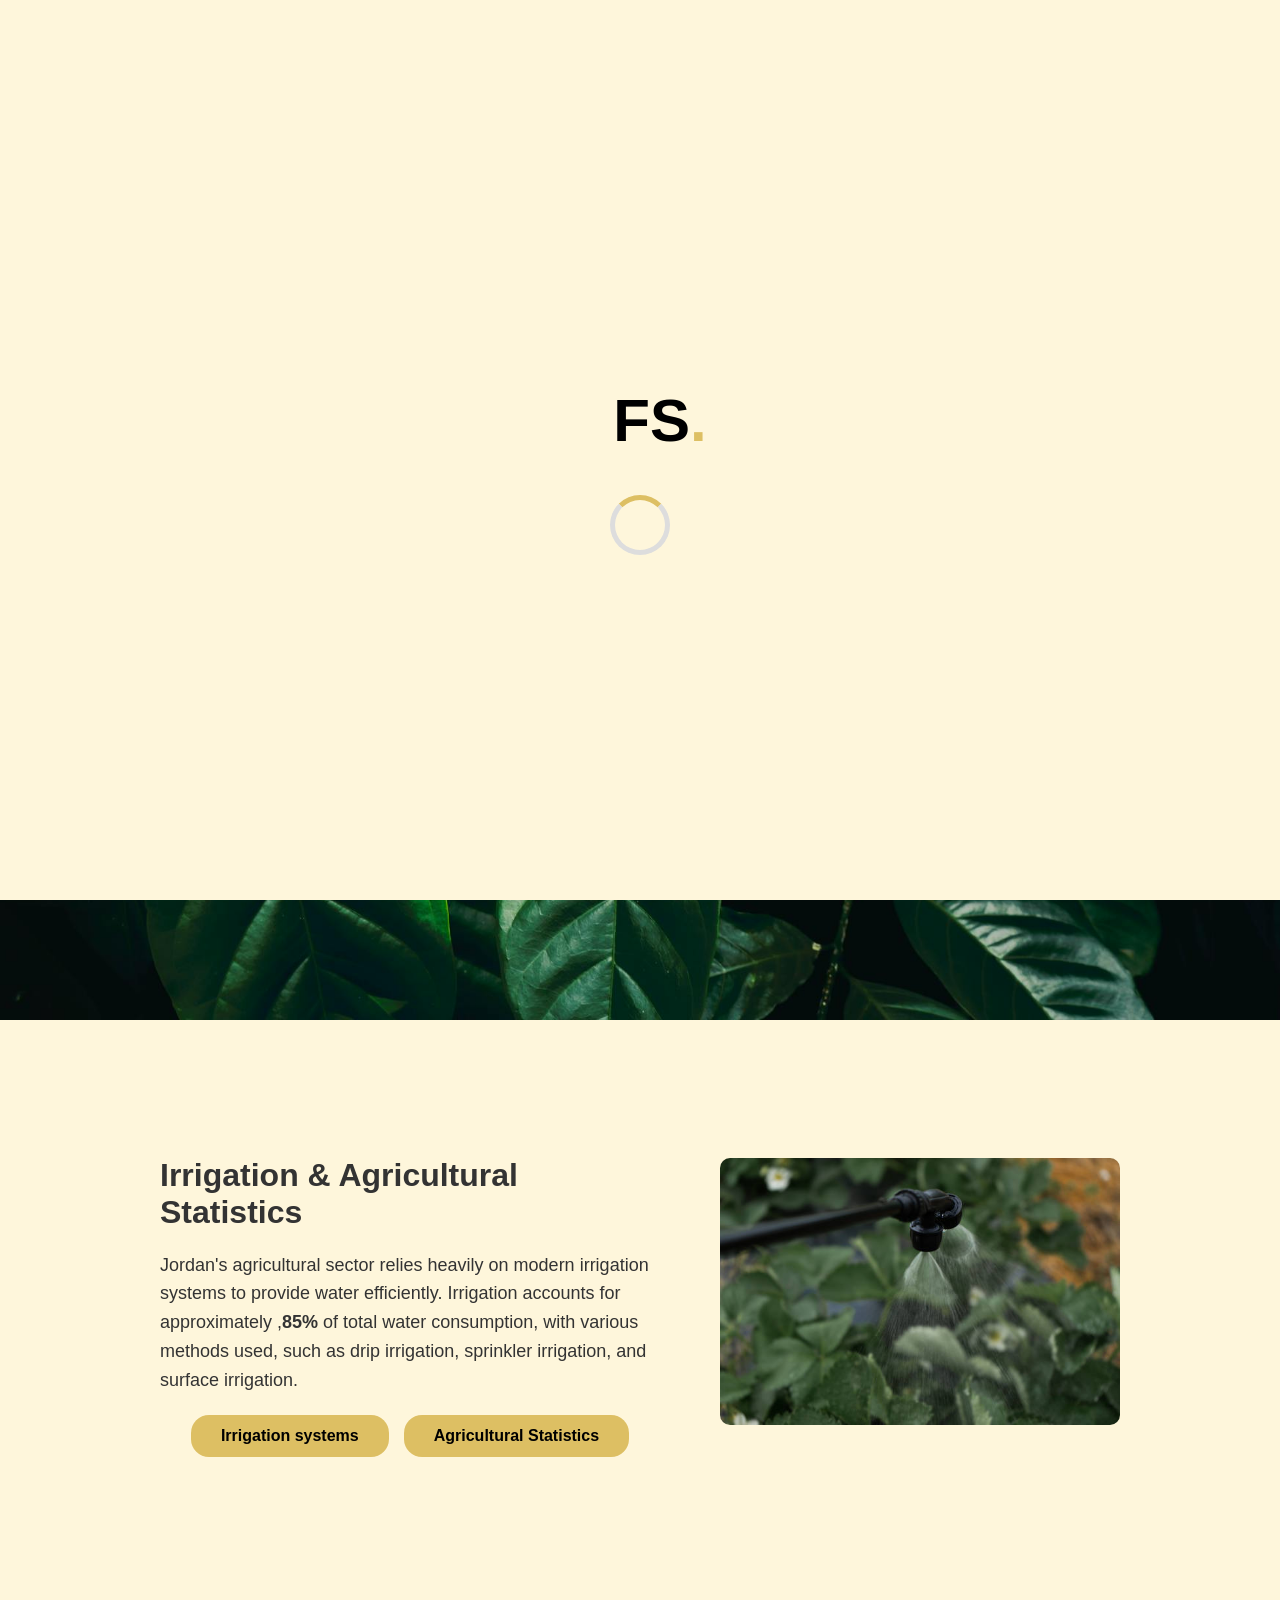
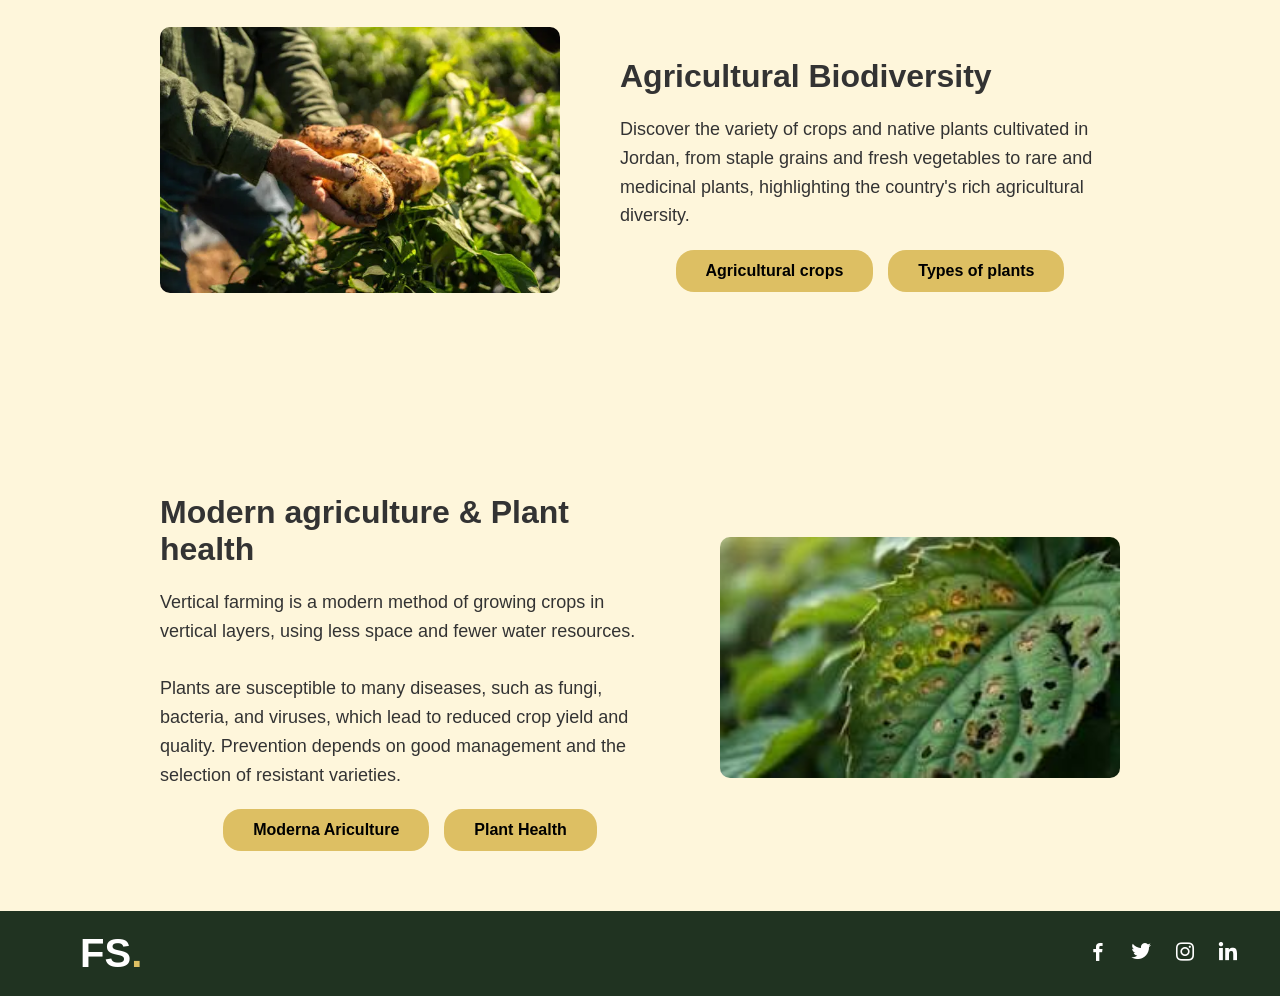
<file: CodeWave1/CodeWave/CodeWave/index.html>
<!DOCTYPE html>
<html lang="en">
<head>
    <meta charset="UTF-8">
    <meta name="viewport" content="width=device-width, initial-scale=1.0">
    <title>Food security</title>
    <link rel="stylesheet" href="home.css">
    <link href='https://unpkg.com/boxicons@2.1.4/css/boxicons.min.css' rel='stylesheet'>
    

</head>
<body>
    
<div class="progress-container">
    <div class="progress-bar" id="progressBar"></div>
</div>



<div id="splash">
  <div class="splash-content">
    <h1 class="logo">FS<span class="logoDot">.</span></h1>
    <div class="loader"></div>
  </div>
</div>

    <nav class="navBar">
        <div class="logo">FS<span class="logoDot">.</span></div>

        <div class="menu-toggle" id="menu-toggle">
            <i class='bx bx-menu'></i>
        </div>
        <ul id="nav-links">
            <li><a href="#irrigation">Agriculture & Irrigation</a></li>
            <li><a href="#biodiversity">Agricultural Biodiversity</a></li>
            <li><a href="#health">Modern agriculture & Plant health</a></li>
        </ul>
    </nav>
    <section class="hero">
        <div class="hero-content">
            <h1>Welcome to Food Security in Jordan</h1>
            <p>Learn about agriculture, irrigation, crops, and plant health</p>
        </div>
    </section>
    <section id="irrigation" class="content-section">
        <div class="content-text">
        <h2>Irrigation & Agricultural Statistics</h2>
        <p>
        Jordan's agricultural sector relies heavily on modern irrigation systems to provide water efficiently.
Irrigation accounts for approximately ,<strong>85%</strong> of total water consumption, with various methods used, such as drip irrigation, sprinkler irrigation, and surface irrigation.
        </p>
        <div class="text-center">
            <a href="irrigation.html" target="_blank" class="btnShowMore">Irrigation systems</a>
            <a href="agriculture.html" target="_blank" class="btnShowMore"> Agricultural Statistics</a>
        </div>
        </div>
        <div class="content-image">
    <img src="./images/plant1.jpg">
        </div>
</section>
<section id="biodiversity" class="content-section" >
    <div class="content-image">
    <img src="./images/plant2.webp">
        </div>
        <div class="content-text">
        <h2>Agricultural Biodiversity</h2>
        <p>
        Discover the variety of crops and native plants cultivated in Jordan,
        from staple grains and fresh vegetables to rare and medicinal plants, 
        highlighting the country's rich agricultural diversity.
        </p>
        <div class="text-center">
            <a href="agriculturalcrops.html" target="_blank" class="btnShowMore">Agricultural crops</a>
            <a href="plants.html" target="_blank" class="btnShowMore">Types of plants</a>
        </div>
        </div>
        
</section>
<section id="health" class="content-section" >
        <div class="content-text">
        <h2>Modern agriculture & Plant health</h2>
        <p>
        Vertical farming is a modern method of growing crops in vertical layers, using less space and fewer water resources.<br><br>
Plants are susceptible to many diseases, such as fungi, bacteria, and viruses, which lead to reduced crop yield and quality. Prevention depends on good management and the selection of resistant varieties.</p>
        <div class="text-center">
            <a href="modernagriculture.html" target="_blank" class="btnShowMore">Moderna Ariculture</a>
            <a href="planthealth.html"target="_blank" class="btnShowMore">Plant Health</a>
        </div>
        </div>
        <div class="content-image">
    <img src="./images/plant3.jpeg">
        </div>
</section>
<footer class="footer">
    <div id="logoFs" class="logo">FS<span class="logoDot">.</span></div>
    <div class="footer-social">
    <a href="#"><i class='bx bxl-facebook'></i></a>
    <a href="#"><i class='bx bxl-twitter'></i></a>
    <a href="#"><i class='bx bxl-instagram'></i></a>
    <a href="#"><i class='bx bxl-linkedin'></i></a>
    </div>

</footer>


<script src="main.js"></script>

</body>
</html>
</file>
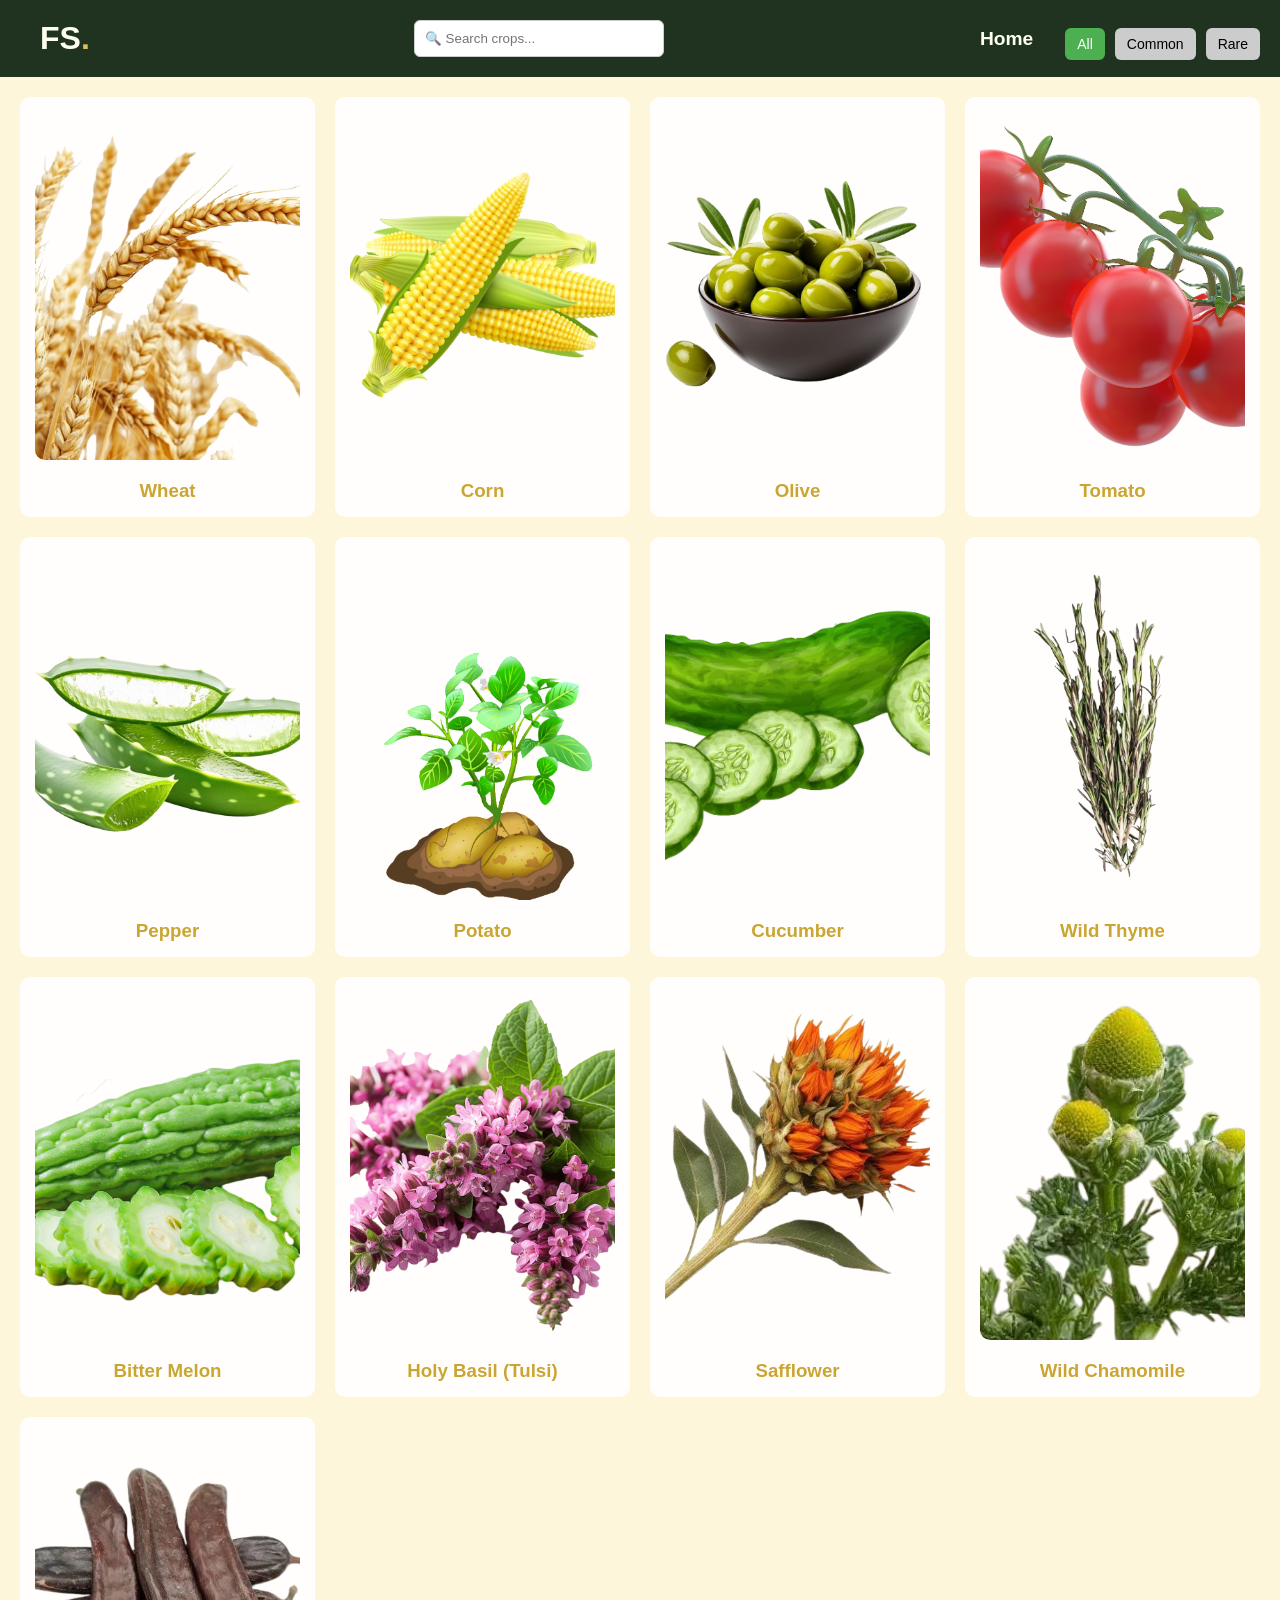
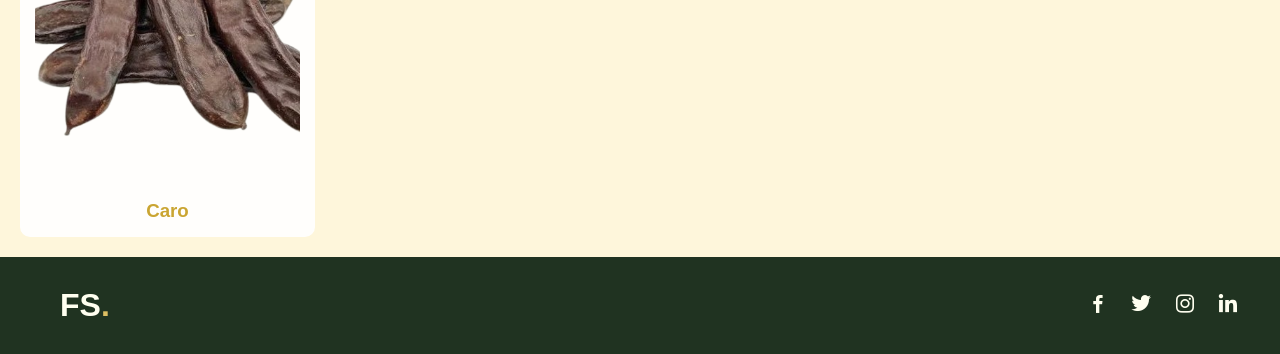
<file: CodeWave1/CodeWave/CodeWave/agriculturalcrops.html>
<!DOCTYPE html>
<html lang="en">
<head>
    <meta charset="UTF-8">
    <meta name="viewport" content="width=device-width, initial-scale=1.0">
    <link rel="stylesheet" href="agriculturalcrops.css">
    <link href='https://unpkg.com/boxicons@2.1.4/css/boxicons.min.css' rel='stylesheet'>
    <title>Agricultural crops</title>
</head>
<body>
   <nav class="navBar">
  <div class="logo">FS<span class="logoDot">.</span></div>

  <div class="search-box">
    <input type="text" id="searchInput" placeholder="🔍 Search crops...">
  </div>
 <ul>
            <li><a href="home.html">Home</a></li>
            
        </ul>

  <div class="tabs">
    <button class="tab-btn active" data-filter="all">All</button>
    <button class="tab-btn" data-filter="common">Common</button>
    <button class="tab-btn" data-filter="rare">Rare</button>
  </div>
</nav>


    <div class="cards-container">
  
  
  <div class="maincontainer common">
    <div class="thecard">
      <div class="thefront">
        <img src="./images/Wheat.png" alt="Aloe Vera">
        <h3>Wheat</h3>
       
      </div>
      <div class="theback">
        <p>One of the main staple grains in Jordan, used for bread and baked goods.</p>
      </div>
    </div>
  </div>


  <div class="maincontainer">
    <div class="thecard">
      <div class="thefront">
        <img src="./images/corn-cobs-realistic.png" alt="Basil">
        <h3>Corn</h3>
       
      </div>
      <div class="theback">
        <p> A widely cultivated crop used for food, animal feed, and industrial products.</p>
      </div>
    </div>
  </div>


  <div class="maincontainer common">
    <div class="thecard">
      <div class="thefront">
        <img src="./images/olive.png" alt="Aloe Vera">
        <h3>Olive</h3>
       
      </div>
      <div class="theback">
        <p>Evergreen tree; olive and oil production is a major source of agricultural income.</p>
      </div>
    </div>
  </div>


  <div class="maincontainer common">
    <div class="thecard">
      <div class="thefront">
        <img src="./images/Tomato.png" alt="Aloe Vera">
        <h3>Tomato</h3>
       
      </div>
      <div class="theback">
        <p>ECommon vegetable crop, grown in greenhouses and open fields.</p>
      </div>
    </div>
  </div>


 <div class="maincontainer common">
    <div class="thecard">
      <div class="thefront">
        <img src="./images/Al Overa.png" alt="Aloe Vera">
        <h3>Pepper</h3>
       
      </div>
      <div class="theback">
        <p>Common vegetable widely used in cooking, grown in various colors and types.</p>
      </div>
    </div>
  </div>



<div class="maincontainer common">
    <div class="thecard">
      <div class="thefront">
        <img src="./images/Potato.png" alt="Aloe Vera">
        <h3>Potato</h3>
       
      </div>
      <div class="theback">
        <p>Staple food crop, grown in most agricultural regions.</p>
      </div>
    </div>
  </div>

  <div class="maincontainer common">
    <div class="thecard">
      <div class="thefront">
        <img src="./images/Cucumber.png" alt="Aloe Vera">
        <h3>Cucumber</h3>
       
      </div>
      <div class="theback">
        <p>Common summer vegetable, eaten fresh in salads and dishes.</p>
      </div>
    </div>
  </div>


  
   <div class="maincontainer rare">
    <div class="thecard">
      <div class="thefront">
        <img src="./images/Wild Thyme.png" alt="Aloe Vera">
        <h3>Wild Thyme</h3>
       
      </div>
      <div class="theback">
        <p>Rare aromatic medicinal herb, used in food and medicinal purposes.</p>
      </div>
    </div>
  </div>
  


  <div class="maincontainer rare">
    <div class="thecard">
      <div class="thefront">
        <img src="./images/Bitter Melon.png" alt="Aloe Vera">
        <h3>Bitter Melon</h3>
       
      </div>
      <div class="theback">
        <p>Rare vegetable grown in specific areas, used in traditional medicine.</p>
      </div>
    </div>
  </div>


  <div class="maincontainer rare">
    <div class="thecard">
      <div class="thefront">
        <img src="./images/holi basil_.png" alt="Aloe Vera">
        <h3>Holy Basil (Tulsi)</h3>
       
      </div>
      <div class="theback">
        <p>Rare herb cultivated for medicinal and spiritual purposes.</p>
      </div>
    </div>
  </div>

  
<div class="maincontainer rare">
    <div class="thecard">
      <div class="thefront">
        <img src="./images/Safflower.png" alt="Aloe Vera">
        <h3>Safflower</h3>
       
      </div>
      <div class="theback">
        <p>Rare crop used for natural oil extraction and some foods.</p>
      </div>
    </div>
  </div>


<div class="maincontainer rare">
    <div class="thecard">
      <div class="thefront">
        <img src="./images/Wild Chamomile.png" alt="Aloe Vera">
        <h3>Wild Chamomile</h3>
      </div>
      <div class="theback">
        <p>Rare herb used in medicinal drinks and for treating certain ailments.</p>
      </div>
    </div>
  </div>


<div class="maincontainer rare">
    <div class="thecard">
      <div class="thefront">
        <img src="./images/Carob.png" alt="Aloe Vera">
        <h3>Caro</h3>
       
      </div>
      <div class="theback">
        <p>A widely cultivated crop used for food, animal feed, and industrial products.</p>
      </div>
    </div>
  </div>
</div>
    <footer class="footer">
    <div id="logoFs" class="logo">FS<span class="logoDot">.</span></div>
    <div class="footer-social">
    <a href="#"><i class='bx bxl-facebook'></i></a>
    <a href="#"><i class='bx bxl-twitter'></i></a>
    <a href="#"><i class='bx bxl-instagram'></i></a>
    <a href="#"><i class='bx bxl-linkedin'></i></a>
    </div>

</footer>


   
<script src="crops.js"></script>
</body>
</html>
</file>
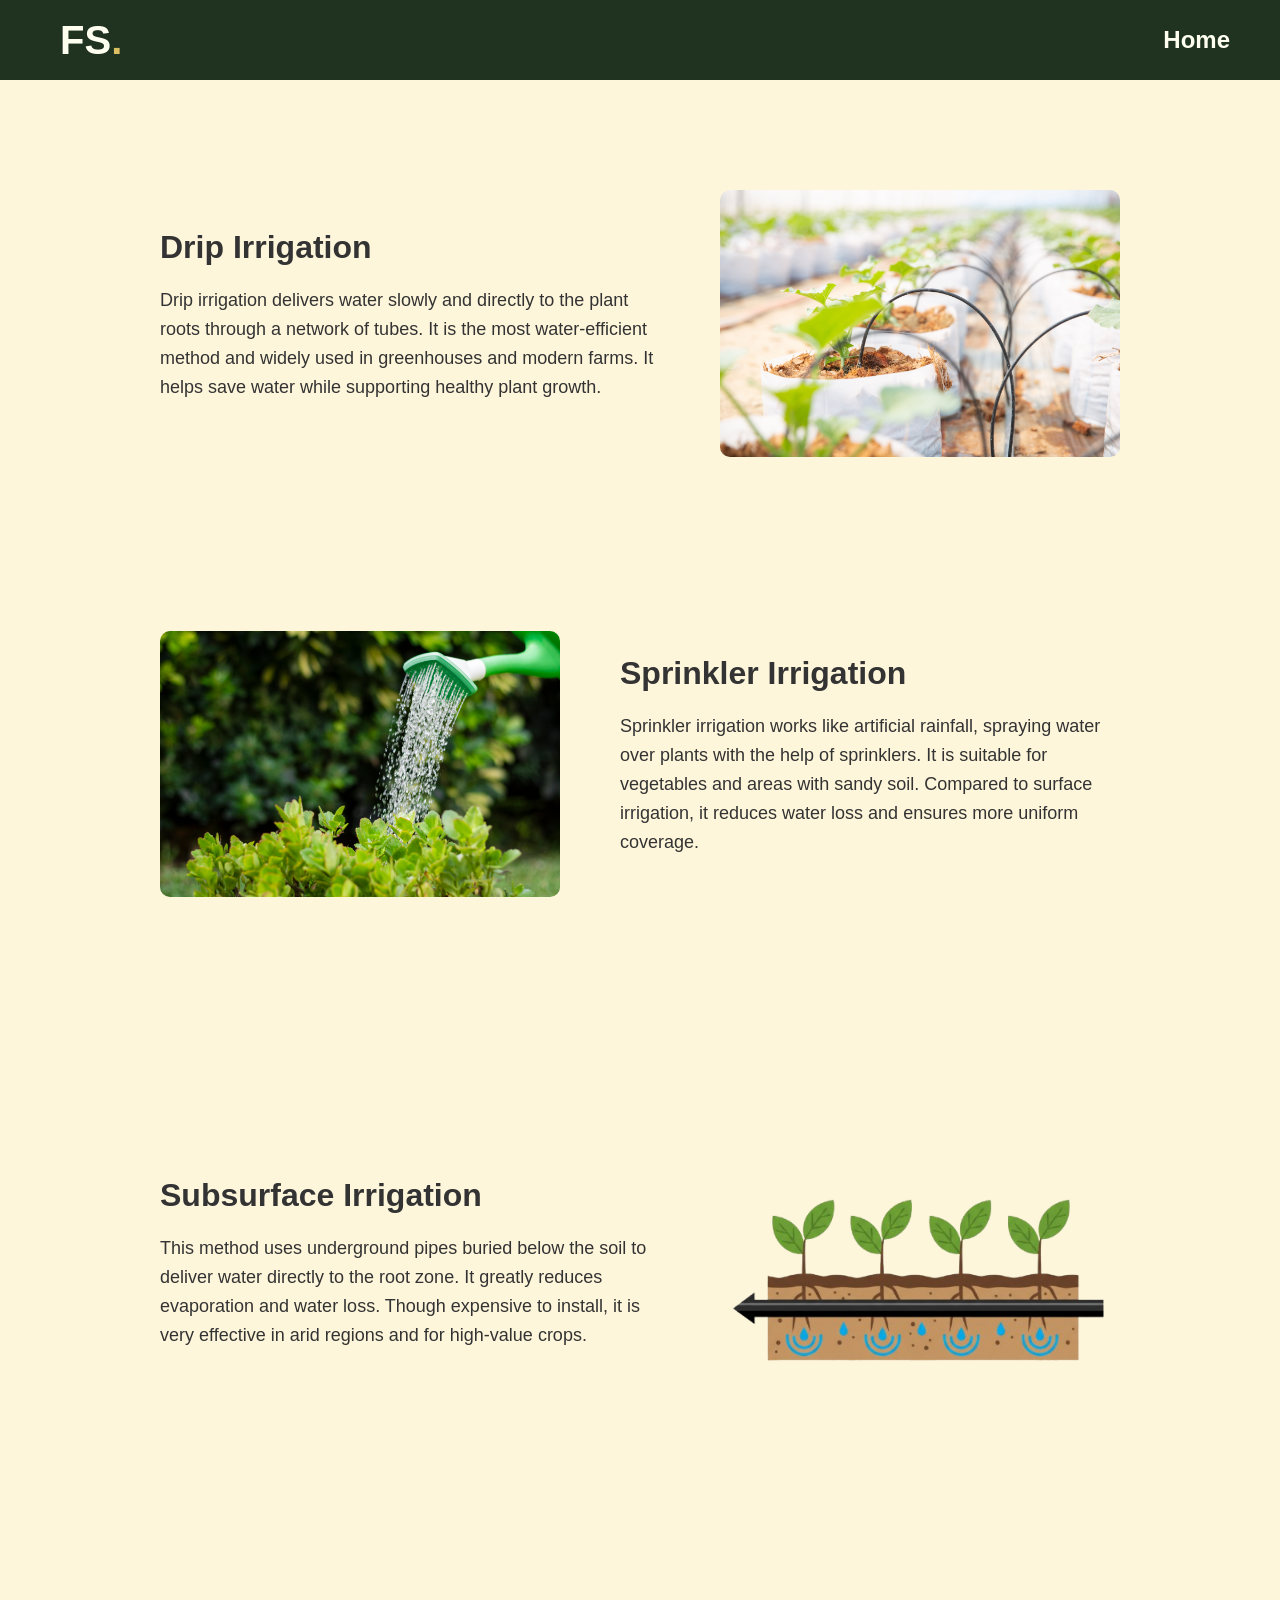
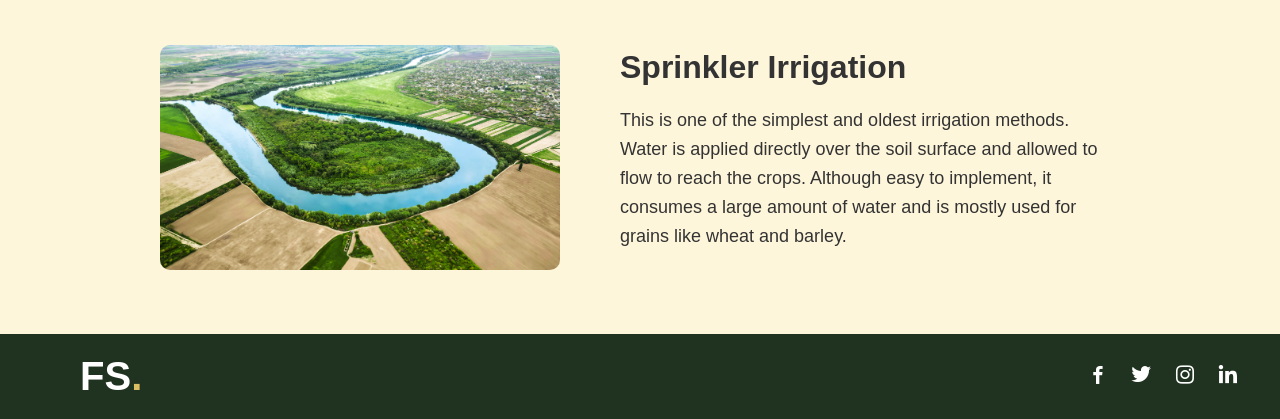
<file: CodeWave1/CodeWave/CodeWave/irrigation.html>
<!DOCTYPE html>
<html lang="en">
<head>
    <meta charset="UTF-8">
    <meta name="viewport" content="width=device-width, initial-scale=1.0">
    <title>Irrigation systems</title>
    <link rel="stylesheet" href="irrigation.css">
    <link href='https://unpkg.com/boxicons@2.1.4/css/boxicons.min.css' rel='stylesheet'>
    

</head>
<body>
    <nav class="navBar">
        <div class="logo">FS<span class="logoDot">.</span></div>
        <ul>
            <li><a href="home.html">Home</a></li>
            
        </ul>
    </nav>


    
    <section id="irrigation" class="content-section">
        <div class="content-text">
        <h2>Drip Irrigation</h2>
        <p>
Drip irrigation delivers water slowly and directly to the plant roots through a network of tubes. 
It is the most water-efficient method and widely used in greenhouses and modern farms. 
It helps save water while supporting healthy plant growth.        <div class="text-center">
            
        </div>
        </div>
        <div class="content-image">
    <img src="images/Drip Irrigation.jpg">
        </div>


        
</section>
<section id="biodiversity" class="content-section">
    <div class="content-image">
    <img src="images/Sprinkler Irrigation.jpg">
        </div>
        <div class="content-text">
        <h2>Sprinkler Irrigation</h2>
        <p>
        Sprinkler irrigation works like artificial rainfall, spraying water over plants with the help of sprinklers. It is suitable for vegetables and areas with sandy soil. Compared to surface irrigation, it reduces water loss and ensures more uniform coverage.
        </p>
        <div class="text-center">
            
        </div>
        </div>
        
</section>
<section id="health" class="content-section">
        <div class="content-text">
        <h2>Subsurface Irrigation</h2>
        <p>
        This method uses underground pipes buried below the soil to deliver water directly to the root zone. It greatly reduces evaporation and water loss. Though expensive to install, it is very effective in arid regions and for high-value crops.
        </p>
        <div class="text-center">
            
        </div>
        </div>
        <div class="content-image">
    <img src="images/Subsurface_Irrigation.png">
        </div>

     

</section>
<section id="biodiversity" class="content-section">
    <div class="content-image">
    <img src="images/Surface Irrigation.jpg">
        </div>
        <div class="content-text">
        <h2>Sprinkler Irrigation</h2>
        <p>
This is one of the simplest and oldest irrigation methods. Water is applied directly over the soil surface and allowed to flow to reach the crops. Although easy to implement, it consumes a large amount of water and is mostly used for grains like wheat and barley.        </p>
        <div class="text-center">
           
        </div>
        </div>
        
</section>


</section>
<footer class="footer">
    <div id="logoFs" class="logo">FS<span class="logoDot">.</span></div>
    <div class="footer-social">
    <a href="#"><i class='bx bxl-facebook'></i></a>
    <a href="#"><i class='bx bxl-twitter'></i></a>
    <a href="#"><i class='bx bxl-instagram'></i></a>
    <a href="#"><i class='bx bxl-linkedin'></i></a>
    </div>

</footer>



</body>
</html>
</file>
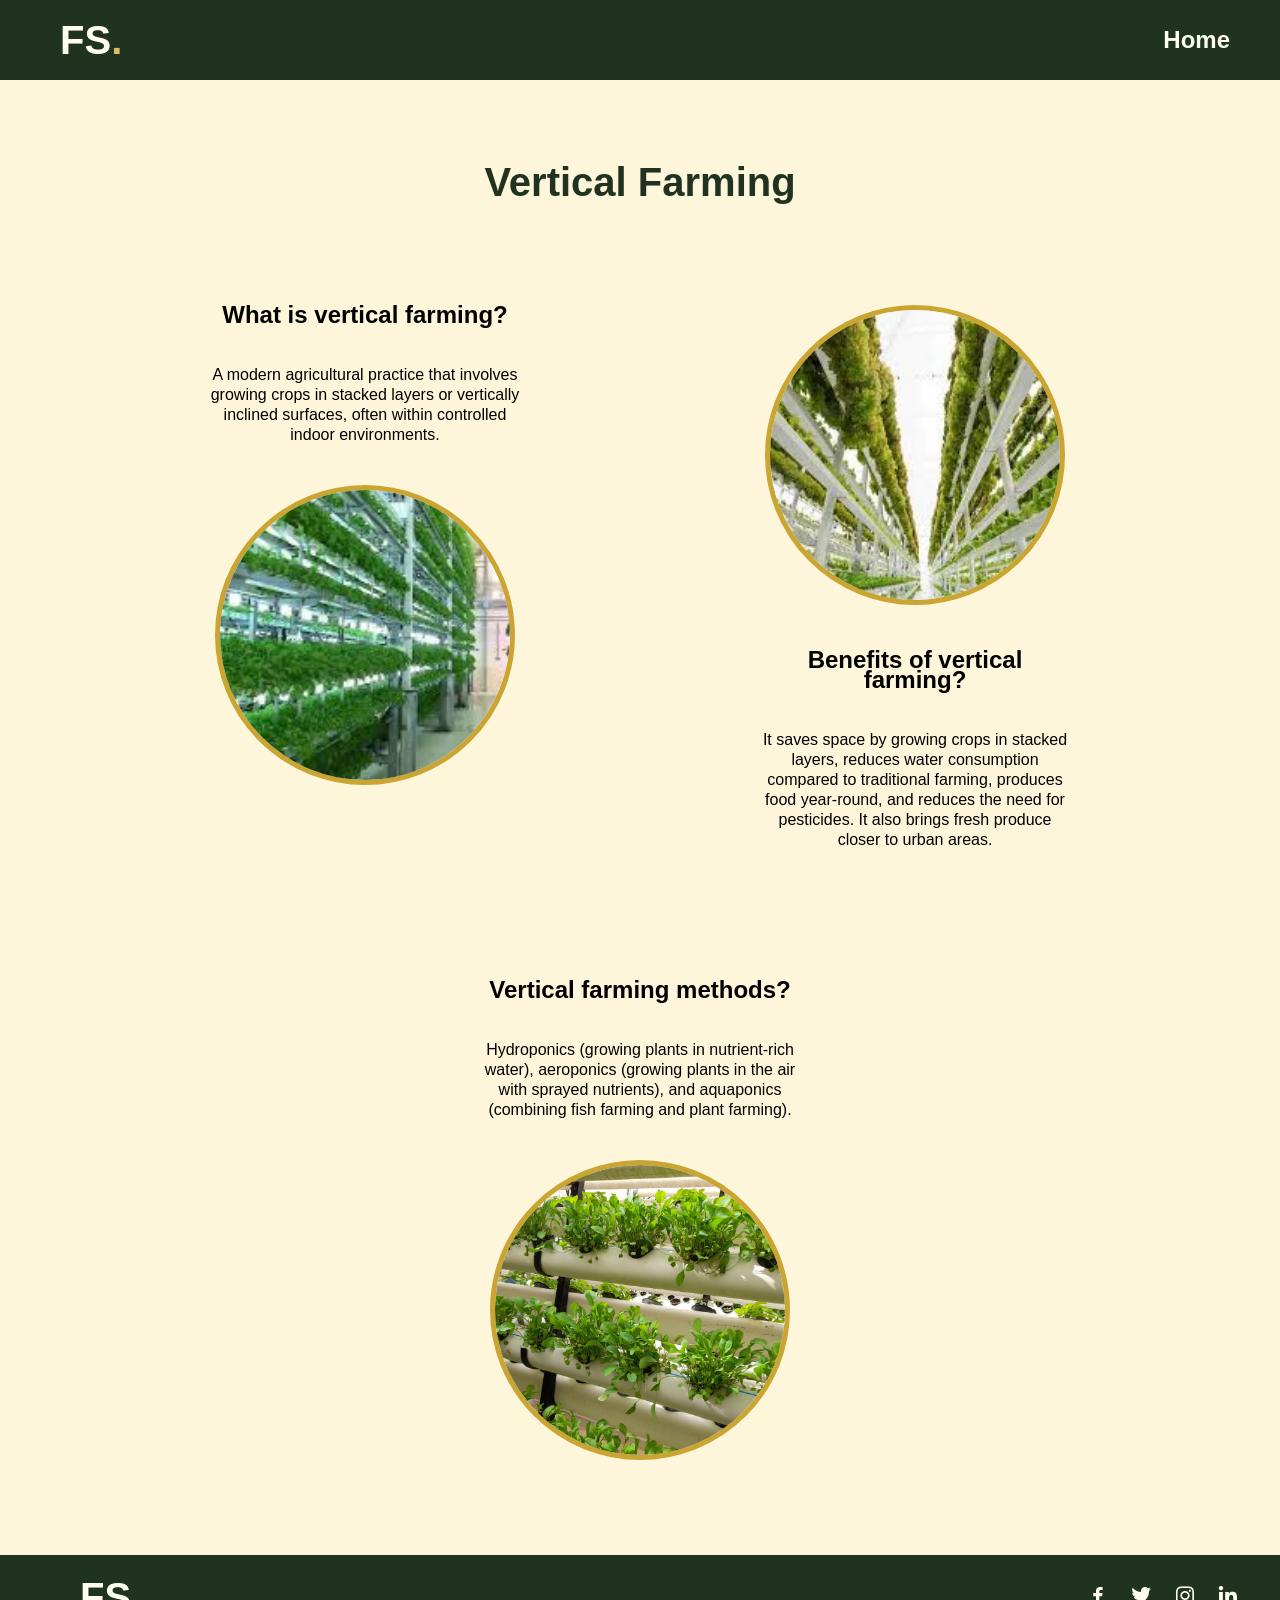
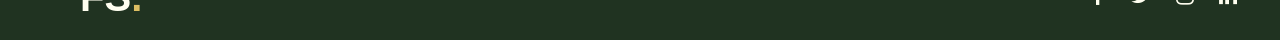
<file: CodeWave1/CodeWave/CodeWave/modernagriculture.html>
<!DOCTYPE html>
<html lang="en">
<head>
    <meta charset="UTF-8">
    <meta name="viewport" content="width=device-width, initial-scale=1.0">
    <title>Moderna Ariculture</title>
    <link rel="stylesheet" href="modernagriculture.css">
    <link href='https://unpkg.com/boxicons@2.1.4/css/boxicons.min.css' rel='stylesheet'>
    <meta name="viewport" content="width=device-width, initial-scale=1.0">

</head>
<body>
    <nav class="navBar">
        <div class="logo">FS<span class="logoDot">.</span></div>
      

        <ul>
            <li><a href="home.html">Home</a></li>
            
        </ul>
    </nav>


    <h1>Vertical Farming</h1>
<div class="card">
    
<section class="content-section" >
        <div class="content-text" >
        <h2>What is vertical farming?</h2>
        <p>
        A modern agricultural practice that involves growing crops in stacked layers or vertically inclined surfaces,
         often within controlled indoor environments.</p>
        <div class="img-center">
             <img src="./images/plant4.jpeg">
        </div>
        </div>
       
</section>

<section class="content-section">
        <div class="content-text">
            <div class="img-center">
             <img src="./images/plant1.jpeg">
        </div>
        <h2>Benefits of vertical farming?</h2>
        <p>
        It saves space by growing crops in stacked layers, reduces water consumption
         compared to traditional farming, produces food year-round, and reduces the need
          for pesticides.
         It also brings fresh produce closer to urban areas.</p>
        
        </div>
       
</section>

<section class="content-section" >
        <div class="content-text">
        <h2>Vertical farming methods?</h2>
        <p>
        Hydroponics (growing plants in nutrient-rich water), 
        aeroponics 
        (growing plants in the air with sprayed nutrients), 
        and aquaponics (combining fish farming and plant farming).</p>
        <div class="img-center">
             <img src="./images/plant2.jpg">
        </div>
        </div>
       
</section>
</div>
<footer class="footer">
    <div id="logoFs" class="logo">FS<span class="logoDot">.</span></div>
    <div class="footer-social">
    <a href="#"><i class='bx bxl-facebook'></i></a>
    <a href="#"><i class='bx bxl-twitter'></i></a>
    <a href="#"><i class='bx bxl-instagram'></i></a>
    <a href="#"><i class='bx bxl-linkedin'></i></a>
    </div>
</footer>

</body>
</html>
</file>
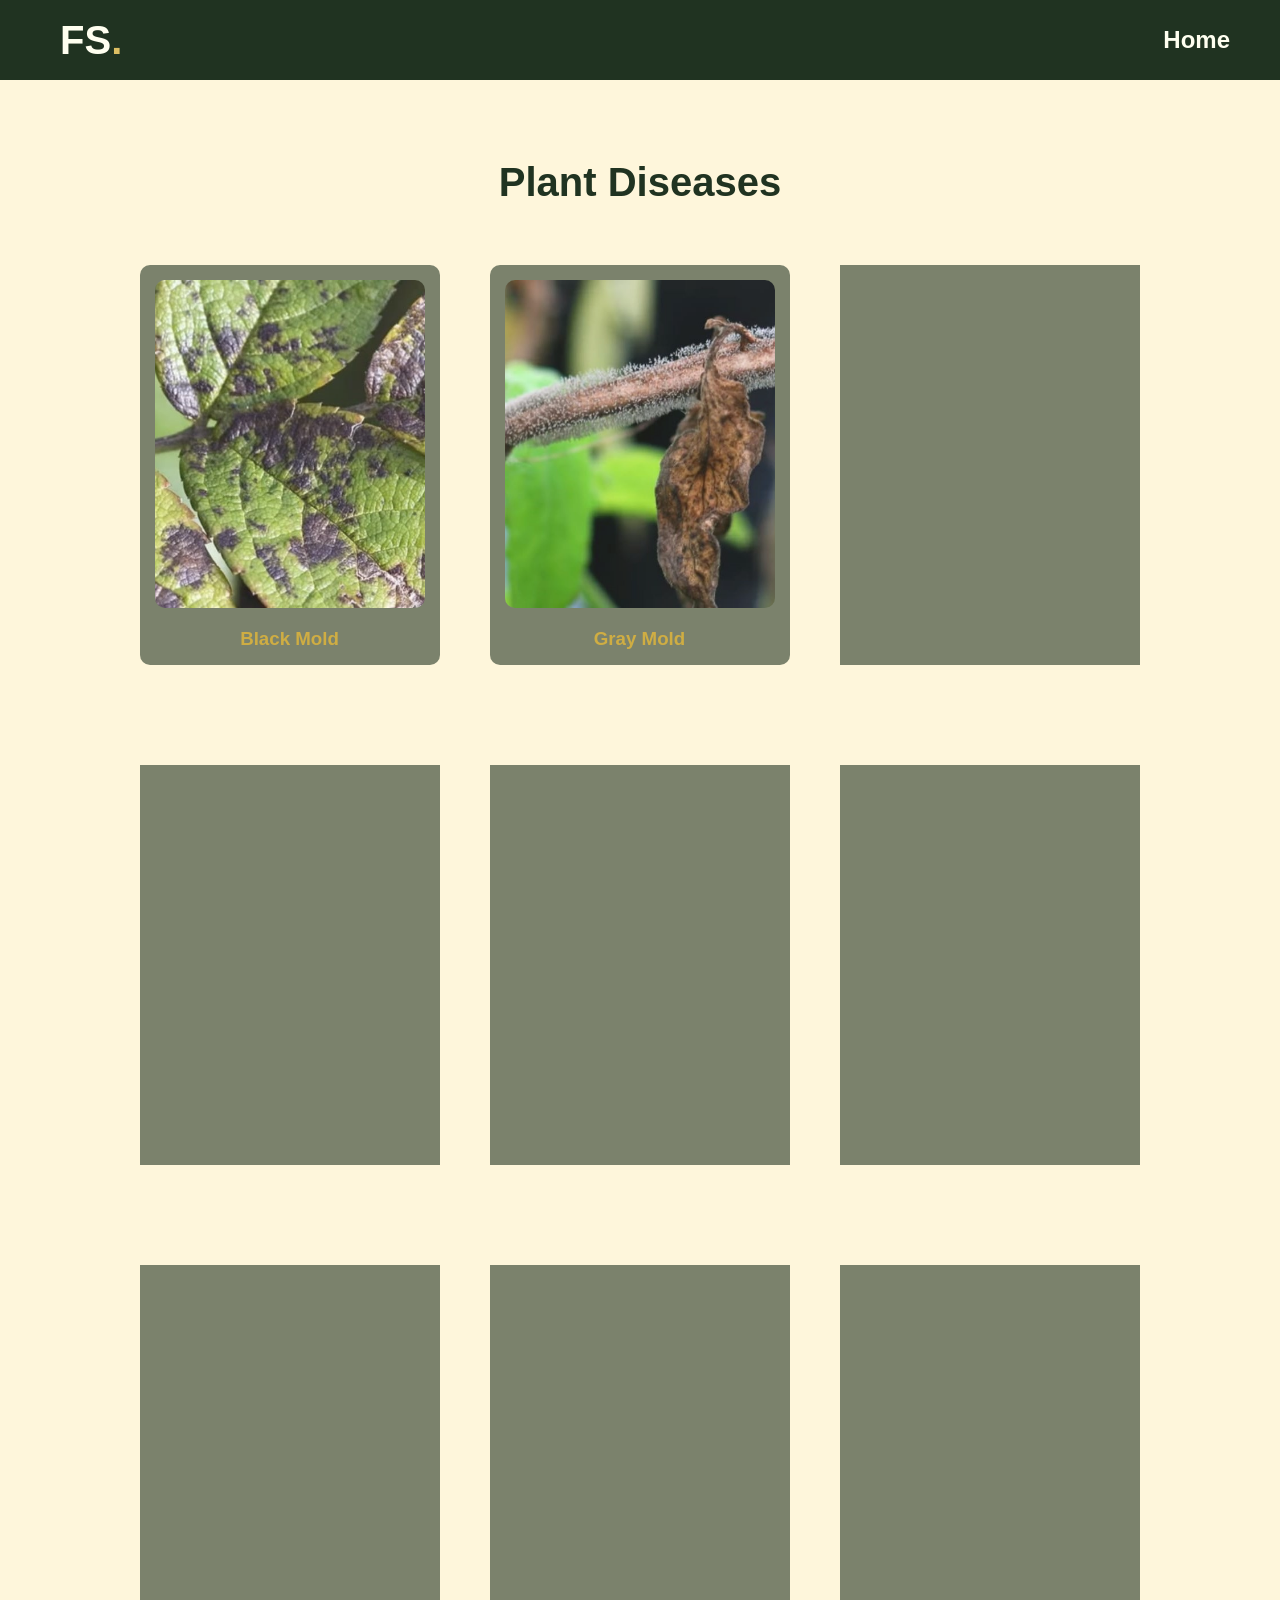
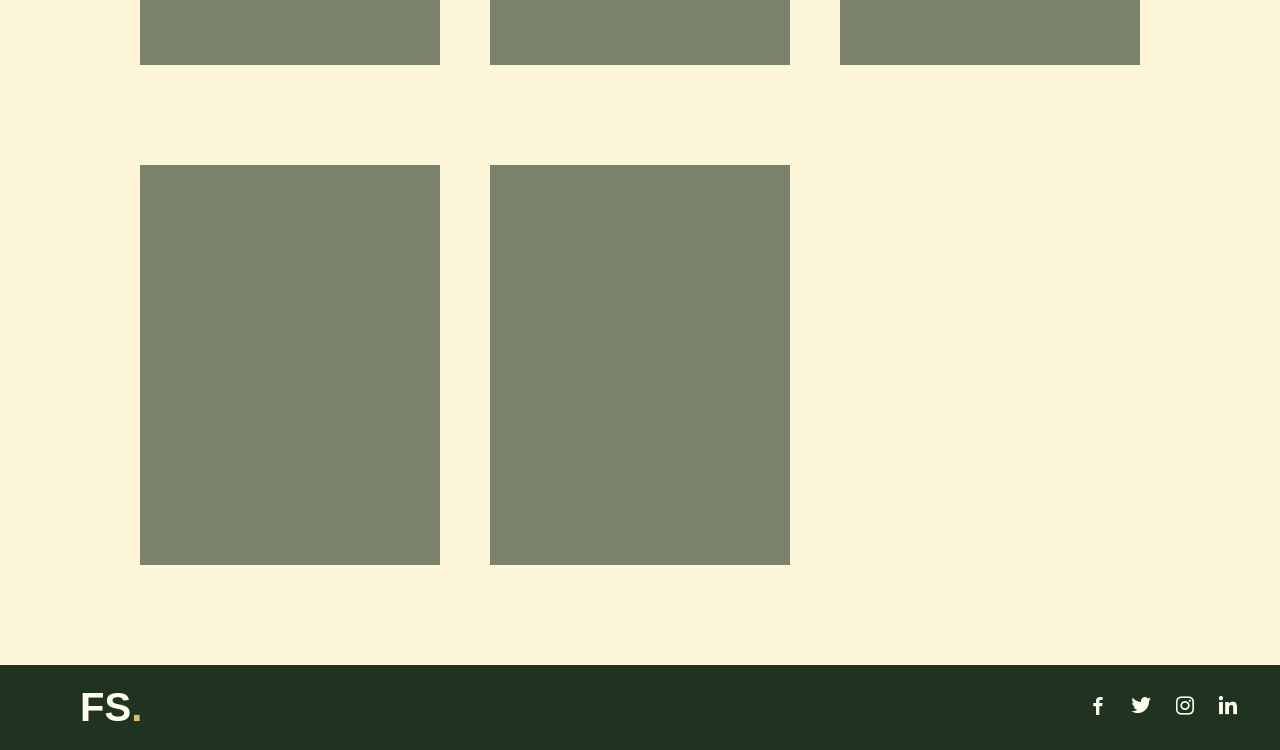
<file: CodeWave1/CodeWave/CodeWave/planthealth.html>
<!DOCTYPE html>
<html lang="en">
<head>
    <meta charset="UTF-8">
    <meta name="viewport" content="width=device-width, initial-scale=1.0">
    <title>Plant Health</title>
    <link rel="stylesheet" href="planthealth.css">
    <link href='https://unpkg.com/boxicons@2.1.4/css/boxicons.min.css' rel='stylesheet'>
    <meta name="viewport" content="width=device-width, initial-scale=1.0">

</head>
<body>
    <nav class="navBar">
        <div class="logo">FS<span class="logoDot">.</span></div>
        <ul>
            <li><a href="home.html">Home</a></li>
            
        </ul>
    </nav>

     <h1>Plant Diseases</h1>
     <div class="cards-container">
  
  <div class="maincontainer">
    <div class="thecard">
      <div class="thefront">
        <img src="./images/p1.jpeg" alt="plant">
        <h3>Black Mold</h3>
        
      </div>
      <div class="theback">
        <h3>The reason</h3>
        <p>It usually occurs as a result of excessive humidity and poor ventilation.</p>
        <br>
        <br>
        <h3>Treatment and prevention</h3>
        <p>Improve ventilation and avoid spraying water directly on the leaves.</p>
      </div>
    </div>
  </div>

  <div class="maincontainer">
    <div class="thecard">
      <div class="thefront">
        <img src="./images/p2.jpeg" alt="plant">
        <h3> Gray Mold</h3>
        
      </div>
      <div class="theback">
        <h3>The reason</h3>
        <p>It results from excessive moisture in plants and may affect leaves, stems and fruits.</p>
        <br>
        <br>
        <h3>Treatment and prevention</h3>
        <p>Remove affected areas and improve ventilation.</p>
      </div>
    </div>
  </div>

  <div class="maincontainer">
    <div class="thecard">
      <div class="thefront">
        <img src="./images/p3.jpeg" alt="plant">
        <h3>Overwatering</h3>
        
      </div>
      <div class="theback">
        <h3>The reason</h3>
        <p>It causes yellowing of the leaves and damage
           to the roots of the plant due to watering it with excessive amounts of water.</p>
           <br>
           <br>
        <h3>Treatment and prevention</h3>
        <p>Reduce the amount of watering and monitor the soil's water content.</p>
      </div>
    </div>
  </div>


  <div class="maincontainer">
    <div class="thecard">
      <div class="thefront">
        <img src="./images/p4.jpeg" alt="plant">
        <h3>Fungal Diseases</h3>
        </div>
      <div class="theback">
        <h3>The reason</h3>
       <p>It usually appears on leaves and stems as a result of high humidity and 
        poor ventilation.</p>
      <br>
      <br>
        <h3>Treatment and prevention</h3>
        <p>Use safe fungicides to reduce the spread of diseases.</p>
      </div>
    </div>
  </div>


  <div class="maincontainer">
    <div class="thecard">
      <div class="thefront">
        <img src="./images/p5.jpeg" alt="plant">
        <h3>Virai Infections</h3>
        
      </div>
      <div class="theback">
        <h3>The reason</h3>
        <p>Viruses are transmitted by insects and affect the growth and general 
          appearance of plants.</p>
          <br>
          <br>
        <h3>Treatment and prevention</h3>
        <p>There is no cure, so remove infected plants to prevent transmission of the virus.</p>
      </div>
    </div>
  </div>


  <div class="maincontainer">
    <div class="thecard">
      <div class="thefront">
        <img src="./images/p6.jpeg" alt="plant">
        <h3>Root Rot</h3>
        </div>
      <div class="theback">
        <h3>The reason</h3>
        <p>It occurs due to excessive moisture in the soil and may lead to damage to plant roots.</p>
        <br>
        <br>
        <h3>Treatment and prevention</h3>
        <p>Transfer the plants to new, dry soil and reduce the amount of water.</p>
      </div>
    </div>
  </div>


  <div class="maincontainer">
    <div class="thecard">
      <div class="thefront">
        <img src="./images/p7.jpeg" alt="plant">
        <h3> Rust</h3>
        
      </div>
      <div class="theback">
        <h3>The reason</h3>
        <p>It is caused by a fungus that infects the leaves and makes them appear orange or brown.</p>
        <br>
        <br>
        <h3>Treatment and prevention</h3>
        <p>Use of fungicides to control rust.</p>
      </div>
    </div>
  </div>


  <div class="maincontainer">
    <div class="thecard">
      <div class="thefront">
        <img src="./images/p8.jpeg" alt="plant">
        <h3> Bacterial Leaf Spot</h3>
       
      </div>
      <div class="theback">
        <h3>The reason</h3>
        <p>Bacteria that causes small spots to appear on leaves.</p>
       <br>
       <br>
        <h3>Treatment and prevention</h3>
        <p>Use of bacterial pesticides to control this soil</p>
      </div>
    </div>
  </div>


  <div class="maincontainer">
    <div class="thecard">
      <div class="thefront">
        <img src="./images/p9.jpeg" alt="plant">
        <h3> Nutrient Deficiency</h3>
       
      </div>
      <div class="theback">
        <h3>The reason</h3>
        <p>Various signs appear on the leaves indicating a lack of nutrients.</p>
        <br>
        <br>
        <h3>Treatment and prevention</h3>
        <p>Use appropriate fertilizers to restore balance.</p>
      </div>
    </div>
  </div>


  <div class="maincontainer">
    <div class="thecard">
      <div class="thefront">
        <img src="./images/p10.jpeg" alt="plant">
        <h3> Scorch</h3>
        
      </div>
      <div class="theback">
        <h3>The reason</h3>
        <p>It occurs when plant leaves are exposed to direct sunlight.</p>
        <br>
        <br>
        <h3>Treatment and prevention</h3>
        <p>Keep plants moist and protect them from direct sunlight.</p>
      </div>
    </div>
  </div>


    <div class="maincontainer">
    <div class="thecard">
      <div class="thefront">
        <img src="./images/p11.jpeg" alt="plant">
        <h3> Light Deficiency</h3>
        
      </div>
      <div class="theback">
        <h3>The reason</h3>
        <p>Affects the growth and development of plants.</p>
        <br>
        <br>
        <h3>Treatment and prevention</h3>
        <p>Improve the plant's position to receive more natural light or use additional artificial lighting.</p>
      </div>
    </div>
  </div>

</div>
<footer class="footer">
    <div id="logoFs" class="logo">FS<span class="logoDot">.</span></div>
    <div class="footer-social">
    <a href="#"><i class='bx bxl-facebook'></i></a>
    <a href="#"><i class='bx bxl-twitter'></i></a>
    <a href="#"><i class='bx bxl-instagram'></i></a>
    <a href="#"><i class='bx bxl-linkedin'></i></a>
    </div>
</footer>
</body>
</html>
</file>
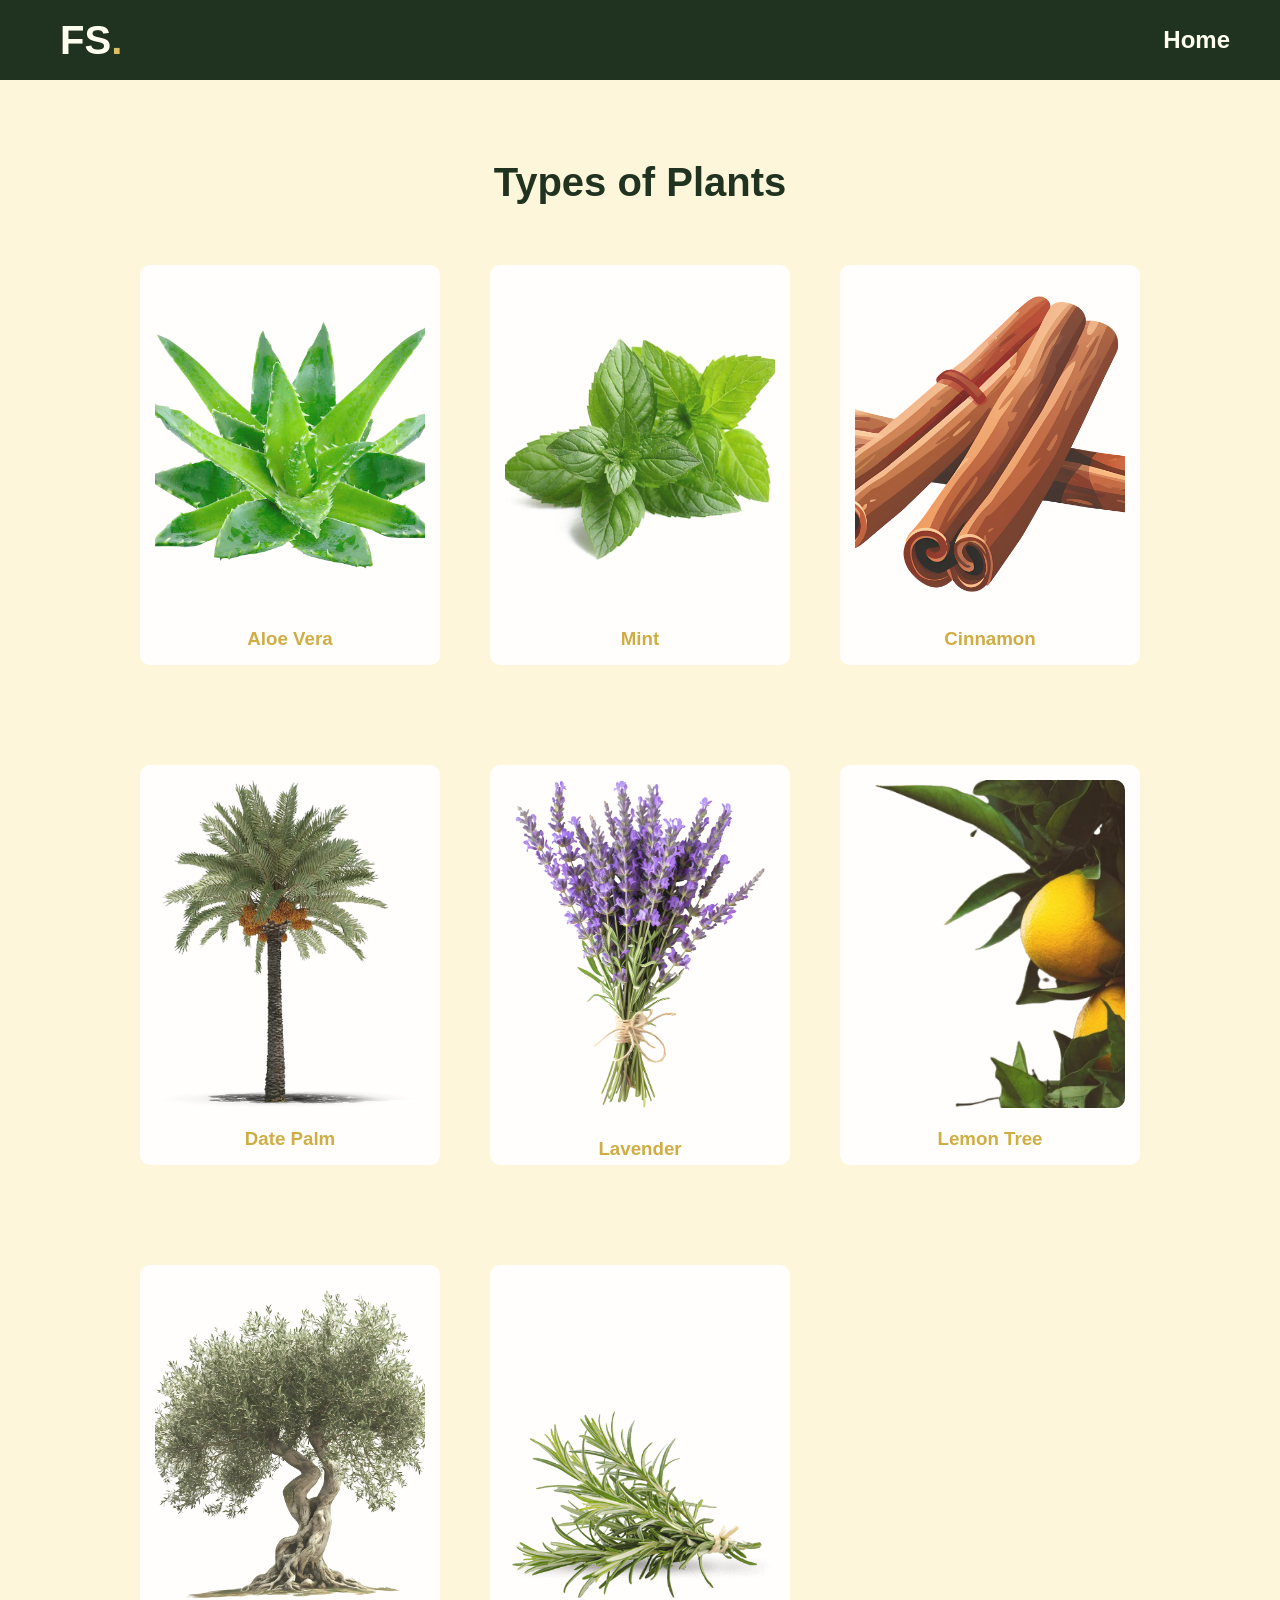
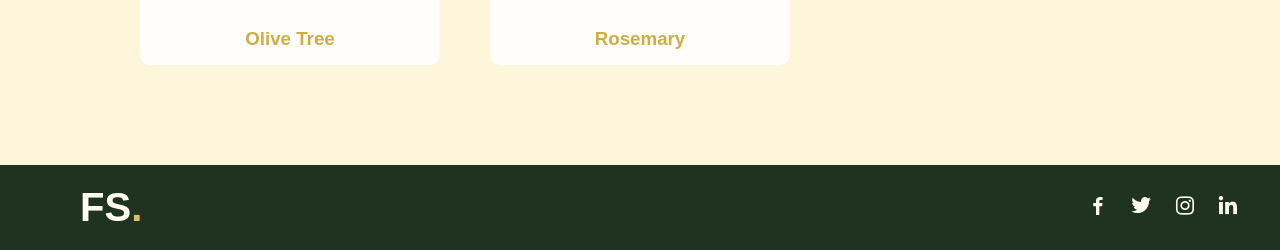
<file: CodeWave1/CodeWave/CodeWave/plants.html>
<!DOCTYPE html>
<html lang="en">
<head>
    <meta charset="UTF-8">
    <meta name="viewport" content="width=device-width, initial-scale=1.0">
    <title>Types of plants</title>
    <link rel="stylesheet" href="plants.css">
    <link href='https://unpkg.com/boxicons@2.1.4/css/boxicons.min.css' rel='stylesheet'>
    <meta name="viewport" content="width=device-width, initial-scale=1.0">

</head>
<body>
    <!--Header-->
    <nav class="navBar">
        <div class="logo">FS<span class="logoDot">.</span></div>
        <ul>
            <li><a href="home.html">Home</a></li>
            
        </ul>
    </nav>

    
<!--Section2-->
    
     <!--Section3-->

     <h1>Types of Plants</h1>
     <div class="cards-container">
  
  <div class="maincontainer">
    <div class="thecard">
      <div class="thefront">
        <img src="./images/Aloe Vera.png" alt="plant">
        <h3>Aloe Vera</h3>
        
      </div>
      <div class="theback">
        
        <p>A medicinal plant known for its soothing gel used in skincare and traditional medicine.</p>
        
        
      </div>
    </div>
  </div>

  <div class="maincontainer">
    <div class="thecard">
      <div class="thefront">
        <img src="./images/Basil.png" alt="plant">
        <h3> Mint</h3>
        
      </div>
      <div class="theback">
        
        <p>A common aromatic herb used in cooking, teas, and for its refreshing flavor.</p>
        
      </div>
    </div>
  </div>

  <div class="maincontainer">
    <div class="thecard">
      <div class="thefront">
        <img src="images/Cinnamon Tree.png" alt="plant">
        <h3> Cinnamon</h3>
        
      </div>
      <div class="theback">
        
        <p>A spice made from the bark of cinnamon trees, used in sweet and savory dishes.</p>
           
      </div>
    </div>
  </div>


  <div class="maincontainer">
    <div class="thecard">
      <div class="thefront">
        <img src="./images/Date Palm.png" alt="plant">
        <h3>Date Palm</h3>
        </div>
      <div class="theback">
        
       <p>A tree producing dates, a staple fruit in the Middle East with high nutritional value.</p>
      
      </div>
    </div>
  </div>


  <div class="maincontainer">
    <div class="thecard">
      <div class="thefront">
        <img src="./images/Lavender.png" alt="plant">
        <h3>Lavender</h3>
        
      </div>
      <div class="theback">
        
        <p>An aromatic plant with purple flowers, used in perfumes, teas, and herbal remedies.</p>
          
      </div>
    </div>
  </div>


  <div class="maincontainer">
    <div class="thecard">
      <div class="thefront">
        <img src="./images/lemon.png" alt="plant">
        <h3> Lemon Tree</h3>
        </div>
      <div class="theback">
        <p>A citrus tree producing lemons, widely used in cooking, drinks, and medicine.</p>
      </div>
    </div>
  </div>


  <div class="maincontainer">
    <div class="thecard">
      <div class="thefront">
        <img src="./images/Olive Tree.png" alt="plant">
        <h3> Olive Tree</h3>
        
      </div>
      <div class="theback">
        
        <p>An evergreen tree producing olives, essential for olive oil and Mediterranean cuisine.</p>
      </div>
    </div>
  </div>


  <div class="maincontainer">
    <div class="thecard">
      <div class="thefront">
        <img src="./images/Rosemary.png" alt="plant">
        <h3> Rosemary</h3>
       
      </div>
      <div class="theback">
        <p>A fragrant evergreen herb, used in cooking and traditional remedies.</p>
      </div>
    </div>
  </div>


  
</div>
<!--footer-->
<footer class="footer">
    <div id="logoFs" class="logo">FS<span class="logoDot">.</span></div>
    <div class="footer-social">
    <a href="#"><i class='bx bxl-facebook'></i></a>
    <a href="#"><i class='bx bxl-twitter'></i></a>
    <a href="#"><i class='bx bxl-instagram'></i></a>
    <a href="#"><i class='bx bxl-linkedin'></i></a>
    </div>
</footer>
</body>
</html>
</file>
<file: CodeWave1/CodeWave/CodeWave/home.css>
body{
    margin: 0;
    font-family: Arial, sans-serif;
    background-color: #fef6db ;
}


.progress-container {
      width: 100%;
      height: 8px;
      background: #f3f3f3;
      position: fixed;
      top: 0;
      left: 0;
      z-index: 99;
    }

    
    .progress-bar {
      height: 100%;
      width: 0%;
      background: #DDBF63;
    }



.navBar{
    height: 80px;
    padding: 0 20px; 
    display: flex;
    justify-content: space-between;
    align-items: center;
}
.navBar ul {
    list-style: none;
    margin: 0;
    padding: 0;
    display: flex;
}
.logo {
    color: black;
    font-size: 40px;
    font-weight: bold;
    margin-left: 40px;
}
.logo .logoDot {
    color: #DDBF63;
}
.navBar ul li {
    margin-right: 20px;
}
.navBar ul li a {
  color: black;
  text-decoration: none;
  padding: 14px 18px;
  display: block;
  border-radius: 20px;
  font-weight: 700;
  transition: background 0.3s;
}
nav ul li a:hover {
  background-color: #DDBF63;
  border-radius: 20px;
 
}

.hero{
    height: 100vh;
    background-image: url('./images/bg1.jpg');
    background-size: cover;                     
    background-repeat: no-repeat;               
    background-position: center center;        
    image-rendering: auto;                     
    display: flex;
    justify-content: center;
    align-items: center;
    text-align: center;
    color: white;
    padding: 20px;
}
.hero-content h1 {
    font-size: 44px;
    margin-bottom: 15px;
}
.hero-content p {
    font-size: 20px;
    margin-bottom: 25px;
}


.content-section {
  display: flex;
  align-items: center;
  justify-content: center; 
  flex-wrap: wrap; 
  padding: 60px 40px;
  gap: 60px; 
  color: #333;
  background-color: transparent;
  margin-top: 50px;
}
.content-text, .content-image {
  flex: 1 1 400px;     
  max-width: 400px;     
  text-align: center;  
}

.content-image img {
  width: 100%;
  height: auto;
  border-radius: 10px;
  object-fit: cover;
}

.content-text {
  flex: 1 1 20%; 
  max-width: 500px; 
  text-align: left;
}
.content-text h2 {
  font-size: 32px;
  margin-bottom: 20px;
}
.content-text p {
  font-size: 18px;
  line-height: 1.6;
  margin-bottom: 20px;
}
.text-center {
  display: flex;
  flex-wrap: wrap;      
  gap: 15px;           
  justify-content: center; 
}
.btnShowMore {
  text-decoration: none;
  padding: 12px 30px;
  border-radius: 18px;
  font-weight: bold;
  transition: 0.3s;
  background-color: #DDBF63;
  color: black;
}
.btnShowMore:hover{
    background-color: #CAA532;
    color: white;
}
.content-image {
  flex: 1 1 20%;
  min-width: 300px;
}
.content-image img {
  width: 100%;
  height: auto;
  border-radius: 10px;
  object-fit: cover;
}

.footer {
  display: flex;
  justify-content: space-between; 
  align-items: center;
  padding: 20px 40px;
  background-color: #203321; 
  color: white;
}
#logoFs{
    color: white;
}
.footer-social a {
  color: white;
  font-size: 24px;
  margin-left: 15px;
  transition: color 0.3s;
}

.footer-social a:hover {
  color: #DDBF63; 
}
.menu-toggle {
  display: none;
  font-size: 34px;   
  cursor: pointer;
  color: black;
}

@media (max-width: 992px) {
  .navBar {
    flex-direction: row;
    justify-content: space-between;
    align-items: center;
    padding: 15px 20px;
    position: relative;
    background-color: #fef6db; 
    z-index: 1000;
  }

  .menu-toggle {
    display: flex;
    justify-content: center;
    align-items: center;
  }

 
  .navBar ul {
    display: none;
    flex-direction: column;
    width: 100%;
    background-color: #fef6db;
    text-align: center;
    padding: 15px 0;
    border-top: 1px solid #ddd;
    position: absolute;
    top: 80px;  
    left: 0;
  }

  .navBar ul li {
    margin: 15px 0;
  }

  .navBar ul.active {
    display: flex;
  }


  .hero-content h1 {
    font-size: 32px;
  }

  .hero-content p {
    font-size: 16px;
  }

  .content-section {
    padding: 40px 30px;
    gap: 30px;
  }

  .content-text h2 {
    font-size: 23px;
  }

  
.btnShowMore {
  padding: 12px 20px;
  font-size: 13px;
  
}
}
@media (max-width: 750px) {
 #irrigation ,#health{ 
    flex-direction: column-reverse;
  }
  .content-section{
    flex-direction: column;
    
  }
  .content-text{
    text-align: center;
  }
 
}
@media (max-width: 578px) {
  
  
  .text-center {
    flex-direction: column; 
    align-items: center;
    margin: 0px 20px;
  }

  

  .btnShowMore {
    width: auto;      
    padding: 10px 100px; 
    font-size: 12px;  
  }
  .footer {
  display: flex;
  justify-content: space-between; 
  align-items: center;
  padding: 20px 10px;
  background-color: #203321; 
  color: #fffff0;
}
}

#splash {
  position: fixed;
  top: 0;
  left: 0;
  width: 100%;
  height: 100vh;
  background: #fef6db;
  display: flex;
  justify-content: center;
  align-items: center;
  z-index: 9999;
  transition: opacity 1s ease, visibility 1s ease;
}

#splash .splash-content {
  text-align: center;
  animation: fadeIn 1.5s ease-in-out;
}

#splash .logo {
  font-size: 60px;
  font-weight: bold;
  color: black;
}

#splash .logo .logoDot {
  color: #DDBF63;
}

.loader {
  margin: 20px auto 0;
  border: 5px solid #ddd;
  border-top: 5px solid #DDBF63;
  border-radius: 50%;
  width: 50px;
  height: 50px;
  animation: spin 1s linear infinite;
}

@keyframes spin {
  0% { transform: rotate(0deg); }
  100% { transform: rotate(360deg); }
}

@keyframes fadeIn {
  from { opacity: 0; transform: scale(0.9); }
  to { opacity: 1; transform: scale(1); }
}

#splash.hidden {
  opacity: 0;
  visibility: hidden;
}
</file>
<file: CodeWave1/CodeWave/CodeWave/agriculturalcrops.css>
* {
  margin: 0px;
  padding: 0px;
  box-sizing: border-box;
  text-decoration: none;
  list-style: none;
}

body {
  font-family: Arial, sans-serif;
  text-decoration: none;
  background-color: #fef6db;
}


.navBar {
  display: flex;
  justify-content: space-between;
  align-items: center;
  background: #203321;
  padding: 10px 20px;
  color: white;
  flex-wrap: wrap; 
}

.navBar ul {
  display: flex;
  flex-wrap: wrap;
  margin: 0;
  padding: 0;
}
.navBar ul li {
  margin-right: 20px;
}
.navBar ul li a {
  color: #fffff0;
  padding: 8px 12px;
  border-radius: 20px;
  font-size: 1.2em;
  font-weight: 700;
  display: block;
  transition: background 0.3s;
}
.navBar ul li a:hover {
  background-color: #DDBF63;
  border-radius: 20px;
}

.logo {
  color: #fffff0;
  font-size: 32px;
  font-weight: bold;
  margin: 10px 20px;
}
.logo .logoDot {
  color: #DDBF63;
}

.search-box {
  flex: 1;
  display: flex;
  justify-content: center;
  margin: 10px 0;
}
.search-box input {
  padding: 10px;
  width: 250px;
  max-width: 100%;
  border: 1px solid #ccc;
  border-radius: 6px;
}

.tabs {
  display: flex;
  gap: 10px;
  flex-wrap: wrap;
  margin-top: 10px;
}
.tab-btn {
  padding: 8px 12px;
  border: none;
  background: #ccc;
  cursor: pointer;
  border-radius: 6px;
  transition: 0.3s;
  font-size: 14px;
}
.tab-btn.active {
  background: #4CAF50;
  color: white;
}

h1 {
  margin: 60px 0 40px;
  text-align: center;
  font-size: 2rem;
  color: #203321;
}

.cards-container {
  display: grid;
  grid-template-columns: repeat(auto-fit, minmax(220px, 1fr));
  gap: 20px;
  padding: 20px;
}

.maincontainer {
  position: relative;
  width: 100%;
  max-width: 300px;
  height: 400px;
  perspective: 1000px;
  margin: auto;
}
.thecard {
  width: 100%;
  height: 100%;
  position: relative;
  transform-style: preserve-3d;
  transition: transform 0.6s ease;
}
.thecard:hover {
  transform: rotateY(180deg);
}
.thefront, .theback {
  position: absolute;
  width: 100%;
  height: 100%;
  backface-visibility: hidden;
  border-radius: 10px;
  display: flex;
  flex-direction: column;
  align-items: center;
  justify-content: center;
  padding: 15px;
  text-align: center;
}
.thefront {
  background: rgba(255, 255, 255, 0.9);
  color: #fff;
}
.theback {
  background: rgba(32, 51, 33, 0.8);
  color: #fff;
  transform: rotateY(180deg);
}
h3 {
  color: #CAA532;
}
.thefront img {
  width: 100%;
  height: 100%;
  object-fit: cover;
  border-radius: 10px;
  margin-bottom: 20px;
}
img {
  width: 100%;
  height: 100%;
  object-fit: cover;
  display: block;
}
.footer {
  display: flex;
  justify-content: space-between; 
  align-items: center;
  padding: 20px 40px;
  background-color: #203321; 
  color: #fffff0;
}
#logoFs{
    color: #fffff0;
}
.footer-social a {
  color: #fffff0;
  font-size: 24px;
  margin-left: 15px;
  transition: color 0.3s;
}

.footer-social a:hover {
  color: #DDBF63; 
}

.typewriter {
  display: inline-block;
  overflow: hidden;
  white-space: normal; 
  word-wrap: break-word; 
  max-width: 100%; 
}


@media (max-width: 600px) {
  .navBar {
    flex-direction: column;
    text-align: center;
  }
  .logo {
    margin: 10px 0;
    font-size: 28px;
  }
  .navBar ul {
    justify-content: center;
    margin-top: 10px;
  }
  .tab-btn {
    font-size: 12px;
    padding: 6px 10px;
  }
  h1 {
    font-size: 1.6rem;
  }
  .maincontainer {
    max-width: 90%;
    height: 350px;
  }
  
.footer {
  display: flex;
  justify-content: space-between; 
  align-items: center;
  padding: 20px 10px;
  background-color: #203321; 
  color: #fffff0;
}
}

@media (min-width: 601px) and (max-width: 992px) {
  .logo {
    font-size: 30px;
  }
  h1 {
    font-size: 2rem;
  }
  .maincontainer {
    max-width: 260px;
    height: 380px;
  }


  .cards-container {
    grid-template-columns: repeat(3, 1fr);
  }
}


@media (min-width: 993px) {
  h1 {
    font-size: 3rem;
  }
  .maincontainer {
    max-width: 320px;
    height: 420px;
  }

 
  .cards-container {
    grid-template-columns: repeat(4, 1fr);
  }
}
</file>
<file: CodeWave1/CodeWave/CodeWave/irrigation.css>
*{
    margin: 0px;
    padding: 0px;
    box-sizing: border-box;
    text-decoration: none;
    list-style:none ;
}

body {
  font-family: Arial, sans-serif;
  text-decoration: none;
  background-color: #fef6db;
}


.navBar{
    background-color: #203321;
    height: 80px;
    padding: 0 20px; 
    display: flex;
    justify-content: space-between;
    align-items: center;
}
.navBar ul {
    margin: 0;
    padding: 0;
}
.logo {
    color: #fffff0;
    font-size: 40px;
    font-weight: bold;
    margin-left: 40px;
}
.logo .logoDot {
    color: #DDBF63;
 
}
.navBar ul li {
    margin-right: 20px;
}
.navBar ul li a {
  color: #fffff0;
  padding: 8px 12px;
  border-radius: 20px;
  font-size: 1.5em;
  font-weight: 700;
  padding: 10px;
  display: block;
  transition: background 0.3s;
}
nav ul li a:hover {
  background-color: #DDBF63;
  border-radius: 20px;
}



h1 {
  margin: 80px 0 60px; 
  text-align: center;
  font-size: 2.5rem; 
  color: #203321;
}
.hero{
    height: 100vh;
    background-image: url('./images/bg1.jpg');
    background-size: cover;                     
    background-repeat: no-repeat;               
    background-position: center center;        
    image-rendering: auto;                     
    display: flex;
    justify-content: center;
    align-items: center;
    text-align: center;
    color: white;
    padding: 20px;
}
.hero-content h1 {
    font-size: 44px;
    margin-bottom: 15px;
}
.hero-content p {
    font-size: 20px;
    margin-bottom: 25px;
}


.content-section {
  display: flex;
  align-items: center;
  justify-content: center; 
  flex-wrap: wrap; 
  padding: 60px 40px;
  gap: 60px; 
  color: #333;
  background-color: transparent;
  margin-top: 50px;
}
.content-text, .content-image {
  flex: 1 1 400px;     
  max-width: 400px;     
  text-align: center;  
}

.content-image img {
  width: 100%;
  height: auto;
  border-radius: 10px;
  object-fit: cover;
}

.content-text {
  flex: 1 1 20%; 
  max-width: 500px; 
  text-align: left;
}
.content-text h2 {
  font-size: 32px;
  margin-bottom: 20px;
}
.content-text p {
  font-size: 18px;
  line-height: 1.6;
  margin-bottom: 20px;
}
.text-center {
  display: flex;
  flex-wrap: wrap;    
  gap: 15px;            
  justify-content: center; 
}
.btnShowMore {
  text-decoration: none;
  padding: 12px 30px;
  border-radius: 18px;
  font-weight: bold;
  transition: 0.3s;
  background-color: #DDBF63;
  color: black;
}
.btnShowMore:hover{
    background-color: #CAA532;
    color: white;
}
.content-image {
  flex: 1 1 20%;
  min-width: 300px;
}
.content-image img {
  width: 100%;
  height: auto;
  border-radius: 10px;
  object-fit: cover;
}

.footer {
  display: flex;
  justify-content: space-between; 
  align-items: center;
  padding: 20px 40px;
  background-color: #203321; 
  color: white;
}
#logoFs{
    color: white;
}
.footer-social a {
  color: white;
  font-size: 24px;
  margin-left: 15px;
  transition: color 0.3s;
}

.footer-social a:hover {
  color: #DDBF63; 
}
.menu-toggle {
  display: none;
  font-size: 34px;  
  cursor: pointer;
  color: black;
}


@media (max-width: 750px) {
 #irrigation ,#health{ 
    flex-direction: column-reverse;
  }
  .content-section{
    flex-direction: column;
    
  }
  .content-text{
    text-align: center;
  }
 
}
@media (max-width: 578px) {
  
  
  .text-center {
    flex-direction: column; 
    align-items: center;
    margin: 0px 20px;
  }

  

  .btnShowMore {
    width: auto;      
    padding: 10px 100px; 
    font-size: 12px;  
  }
  .footer {
  display: flex;
  justify-content: space-between; 
  align-items: center;
  padding: 20px 10px;
  background-color: #203321; 
  color: #fffff0;
}
}


@media screen and (max-width: 550px){
  .chart-container {
  width: 90%;          
  max-width: 350px;    
  height: 200px;       
  
}
    h1{
    font-size: 1.5em;
  }


.navBar ul li {
    margin-right: 0px;
}
.navBar ul li a {
  font-size: 1.2em;
}}
</file>
<file: CodeWave1/CodeWave/CodeWave/modernagriculture.css>
*{
    margin: 0px;
    padding: 0px;
    box-sizing: border-box;
    text-decoration: none;
    list-style:none ;
}

body {
  font-family: Arial, sans-serif;
  text-decoration: none;
  background-color: #fef6db;
}


.navBar{
    background-color: #203321;
    height: 80px;
    padding: 0 20px; 
    display: flex;
    justify-content: space-between;
    align-items: center;
}
.navBar ul {
    margin: 0;
    padding: 0;
}
.logo {
    color: #fffff0;
    font-size: 40px;
    font-weight: bold;
    margin-left: 40px;
}
.logo .logoDot {
    color: #DDBF63;
 
}
.navBar ul li {
    margin-right: 20px;
}
.navBar ul li a {
  color: #fffff0;
  padding: 8px 12px;
  border-radius: 20px;
  font-size: 1.5em;
  font-weight: 700;
  padding: 10px;
  display: block;
  transition: background 0.3s;
}
nav ul li a:hover {
  background-color: #DDBF63;
  border-radius: 20px;
}



h1 {
  margin: 80px 0 60px; 
  text-align: center;
  font-size: 2.5rem; 
   color: #203321;
}

.card {
  width: 100%;
  display: flex;
  justify-content: center;   
  align-items: flex-start;   
  gap: 50px;                 
  flex-wrap: wrap;     
  margin-bottom: 50px;      
}

.content-section {
  max-width: 400px;          
  display: flex;
  flex-direction: column;   
  align-items: center;       
  text-align: center;        

  padding: 20px;
}

.content-text h2, p,
.img-center {
  padding: 20px;
  line-height: 20px;
}

.img-center img {
  width: 300px;
  height: 300px;       
  object-fit: cover;   
  border-radius: 50%;   
  border: #CAA532 5px solid;
}



.footer {
  display: flex;
  justify-content: space-between; 
  align-items: center;
  padding: 20px 40px;
  background-color: #203321; 
  color: #fffff0;
}
#logoFs{
    color: #fffff0;
}
.footer-social a {
  color: #fffff0;
  font-size: 24px;
  margin-left: 15px;
  transition: color 0.3s;
}

.footer-social a:hover {
  color: #DDBF63; 
}



@media screen and (max-width: 1315px){

  
.content-section {      
  margin:0px 50px;
}

 
}

@media screen and (max-width: 1066px){
  h1{font-size: 2em;}
.content-text h2, p,
.img-center {
  font-size: 1.3em;
}
 

}

@media screen and (max-width: 550px){
.content-text h2, p,
.img-center {
  font-size: 1em;
}


.img-center img {
  width: 200px;
  height: 200px;       
  object-fit: cover;   
  border-radius: 50%;   
  border: #CAA532 5px solid;
}

 

.navBar ul li {
    margin-right: 0px;
}
.navBar ul li a {
  font-size: 1.2em;
}

.footer {
  display: flex;
  justify-content: space-between; 
  align-items: center;
  padding: 20px 10px;
  background-color: #203321; 
  color: #fffff0;
}
}
</file>
<file: CodeWave1/CodeWave/CodeWave/planthealth.css>
*{
    margin: 0px;
    padding: 0px;
    box-sizing: border-box;
    text-decoration: none;
    list-style:none ;
}

body {
  font-family: Arial, sans-serif;
  text-decoration: none;
  background-color: #fef6db;
}



.navBar{
    background-color: #203321;
    height: 80px;
    padding: 0 20px; 
    display: flex;
    justify-content: space-between;
    align-items: center;
}
.navBar ul {
    margin: 0;
    padding: 0;
}
.logo {
    color: #fffff0;
    font-size: 40px;
    font-weight: bold;
    margin-left: 40px;
}
.logo .logoDot {
    color: #DDBF63;
 
}
.navBar ul li {
    margin-right: 20px;
}
.navBar ul li a {
  color: #fffff0;
  padding: 8px 12px;
  border-radius: 20px;
  font-size: 1.5em;
  font-weight: 700;
  padding: 10px;
  display: block;
  transition: background 0.3s;
}
nav ul li a:hover {
  background-color: #DDBF63;
  border-radius: 20px;
}




h1 {
  margin: 80px 0 60px; 
  text-align: center;
  font-size: 2.5rem; 
  color: #203321;
}


.cards-container {
  display: grid;
  grid-template-columns: repeat(4, 350px);
  align-items: center;            
  justify-content: center;
  flex-wrap: wrap;      
  margin-top: 20px;
}

.maincontainer {
  position: relative;
  width: 300px;
  height: 400px;
  perspective: 1000px;   
  margin-bottom: 100px;
}

.thecard {
  width: 100%;
  height: 100%;
  position: relative;
  transform-style: preserve-3d;
  transition: transform 0.6s ease;
}

.thecard:hover {
  transform: rotateY(180deg);
}

.thefront, .theback {
  position: absolute;
  width: 100%;
  height: 100%;
  backface-visibility: hidden;
  border-radius: 10px;
  display: flex;
  flex-direction: column;
  align-items: center;
  justify-content: center;
  padding: 15px;
  text-align: center;
}

.thefront {
  background: rgba(32, 51, 33, 0.658);
  opacity: 90%;
  color: #fff;
}

.theback {
   background: rgba(32, 51, 33, 0.527);
    opacity: 90%;
  color: #fff;
  transform: rotateY(180deg);
}
h3{
    color: #CAA532;
}
.thefront img {
  width: 100%;
  height: 100%;       
  object-fit: cover;  
  border-radius: 10px;   
  display: block;     
  margin-bottom: 20px;
}

img {
  width: 100%;
  height: 100%;
  object-fit: cover; 
  display: block; 
   }




.footer {
  display: flex;
  justify-content: space-between; 
  align-items: center;
  padding: 20px 40px;
  background-color: #203321; 
  color: #fffff0;
}
#logoFs{
    color: #fffff0;
}

.footer-social a {
  color: #fffff0;
  font-size: 24px;
  margin-left: 15px;
  transition: color 0.3s;
}

.footer-social a:hover {
  color: #DDBF63; 
}


@media screen and (max-width:1550px){
  .cards-container {
  display: grid;
  grid-template-columns: repeat(3, 350px);
margin-left: 50px;}
}


@media screen and (max-width:1100px){
  .cards-container {
  display: grid;
  grid-template-columns: repeat(2, 350px);
margin-left: 50px;}
}


@media screen and (max-width:750px){
  .cards-container {
  display: grid;
  grid-template-columns: repeat(1, 350px);
  margin-left: 50px;}
}


@media screen and (max-width: 550px){
  .cards-container {
  display: grid;
  grid-template-columns: repeat(1, 300px);
  margin-left: 0px;}


.content-text h2, p,
.img-center {
  font-size: 1em;
}
  h1{
    font-size: 2em;
  }


.navBar ul li {
    margin-right: 0px;
}
.navBar ul li a {
  font-size: 1.2em;
}

.footer {
  display: flex;
  justify-content: space-between; 
  align-items: center;
  padding: 20px 10px;
  background-color: #203321; 
  color: #fffff0;
}
}
</file>
<file: CodeWave1/CodeWave/CodeWave/plants.css>
*{
    margin: 0px;
    padding: 0px;
    box-sizing: border-box;
    text-decoration: none;
    list-style:none ;
}

body {
  font-family: Arial, sans-serif;
  text-decoration: none;
  background-color: #fef6db;
}



.navBar{
    background-color: #203321;
    height: 80px;
    padding: 0 20px; 
    display: flex;
    justify-content: space-between;
    align-items: center;
}
.navBar ul {
    margin: 0;
    padding: 0;
}
.logo {
    color: #fffff0;
    font-size: 40px;
    font-weight: bold;
    margin-left: 40px;
}
.logo .logoDot {
    color: #DDBF63;
 
}
.navBar ul li {
    margin-right: 20px;
}
.navBar ul li a {
  color: #fffff0;
  padding: 8px 12px;
  border-radius: 20px;
  font-size: 1.5em;
  font-weight: 700;
  padding: 10px;
  display: block;
  transition: background 0.3s;
}
nav ul li a:hover {
  background-color: #DDBF63;
  border-radius: 20px;
}




h1 {
  margin: 80px 0 60px; 
  text-align: center;
  font-size: 2.5rem; 
  color: #203321;
}

/*Section*/
.cards-container {
  display: grid;
  grid-template-columns: repeat(4, 350px);
  align-items: center;            
  justify-content: center;
  flex-wrap: wrap;      
  margin-top: 20px;
}

.maincontainer {
  position: relative;
  width: 300px;
  height: 400px;
  perspective: 1000px;   
  margin-bottom: 100px;
}

.thecard {
  width: 100%;
  height: 100%;
  position: relative;
  transform-style: preserve-3d;
  transition: transform 0.6s ease;
}

.thecard:hover {
  transform: rotateY(180deg);
}

.thefront, .theback {
  position: absolute;
  width: 100%;
  height: 100%;
  backface-visibility: hidden;
  border-radius: 10px;
  display: flex;
  flex-direction: column;
  align-items: center;
  justify-content: center;
  padding: 15px;
  text-align: center;
}

.thefront {
  background: rgb(255, 255, 255);
  opacity: 90%;
  color: #fff;
}

.theback {
   background: rgba(32, 51, 33, 0.527);
    opacity: 90%;
  color: #fff;
  transform: rotateY(180deg);
}
h3{
    color: #CAA532;
}
.thefront img {
  width: 100%;
  height: 100%;       
  object-fit: cover;  
  border-radius: 10px;   
  display: block;     
  margin-bottom: 20px;
}

img {
  width: 100%;
  height: 100%;
  object-fit: cover; 
  display: block; 
   }


/*footer*/

.footer {
  display: flex;
  justify-content: space-between; 
  align-items: center;
  padding: 20px 40px;
  background-color: #203321; 
  color: #fffff0;
}
#logoFs{
    color: #fffff0;
}

.footer-social a {
  color: #fffff0;
  font-size: 24px;
  margin-left: 15px;
  transition: color 0.3s;
}

.footer-social a:hover {
  color: #DDBF63; 
}


@media screen and (max-width:1550px){
  .cards-container {
  display: grid;
  grid-template-columns: repeat(3, 350px);
margin-left: 50px;}
}


@media screen and (max-width:1100px){
  .cards-container {
  display: grid;
  grid-template-columns: repeat(2, 350px);
margin-left: 50px;}
}


@media screen and (max-width:750px){
  .cards-container {
  display: grid;
  grid-template-columns: repeat(1, 350px);
  margin-left: 50px;}
}


@media screen and (max-width: 550px){
  .cards-container {
  display: grid;
  grid-template-columns: repeat(1, 300px);
  margin-left: 0px;}


.content-text h2, p,
.img-center {
  font-size: 1em;
}
  h1{
    font-size: 2em;
  }


.navBar ul li {
    margin-right: 0px;
}
.navBar ul li a {
  font-size: 1.2em;
}

.footer {
  display: flex;
  justify-content: space-between; 
  align-items: center;
  padding: 20px 10px;
  background-color: #203321; 
  color: #fffff0;
}
}
</file>
